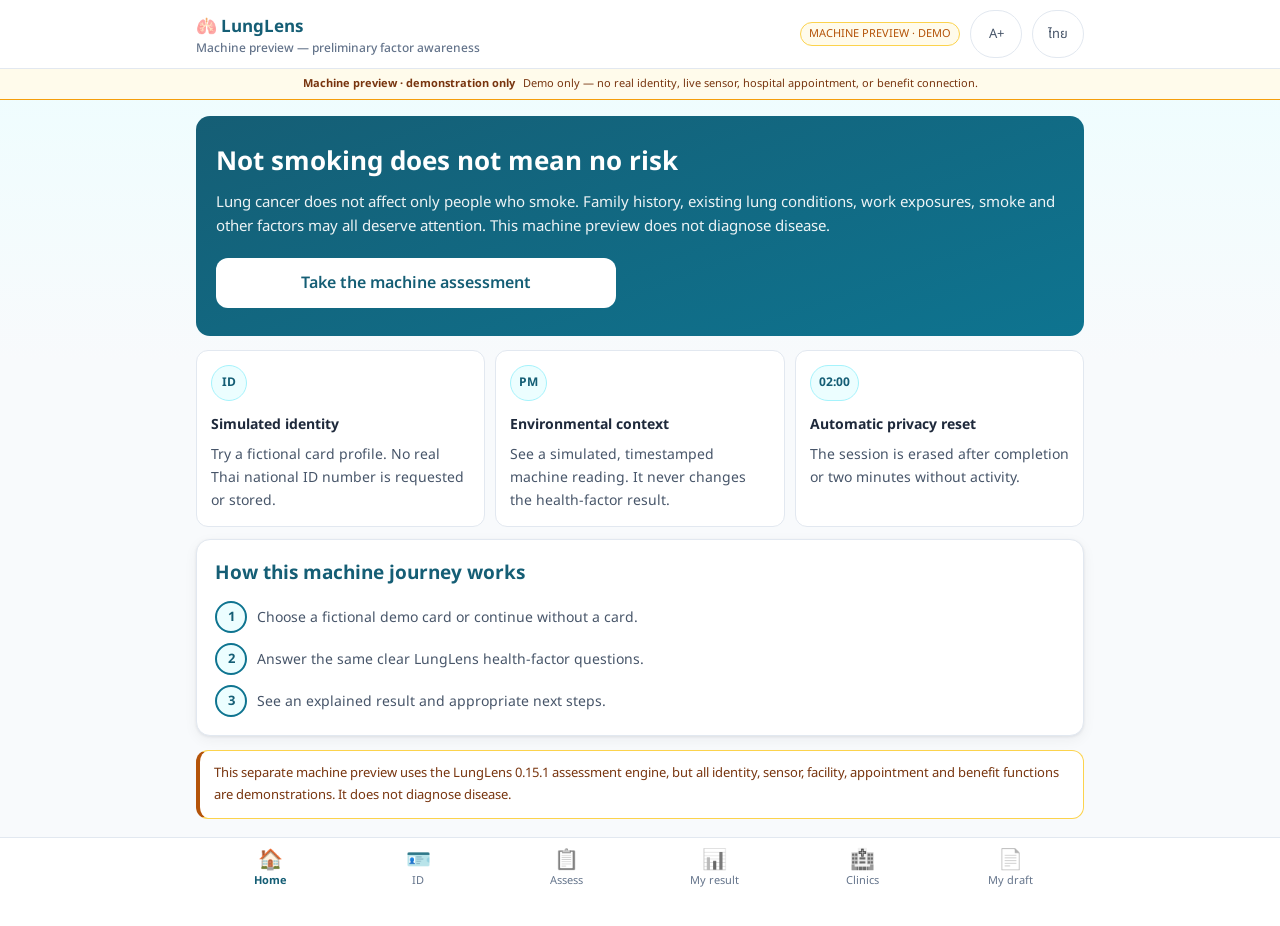
<file: machinever/index.html>
<!doctype html>
<html lang="en">
<head>
  <meta charset="utf-8">
  <meta name="viewport" content="width=device-width, initial-scale=1, viewport-fit=cover">
  <meta name="theme-color" content="#0b5563">
  <meta name="robots" content="noindex, nofollow">
  <meta name="description" content="A bilingual demonstration of a shared-machine LungLens journey. No real identity, hospital booking, or government benefit is connected.">
  <title>LungLens Machine Preview</title>
  <link rel="preconnect" href="https://fonts.googleapis.com">
  <link href="https://fonts.googleapis.com/css2?family=Noto+Sans+Thai:wght@400;500;600;700&display=swap" rel="stylesheet">
  <link rel="stylesheet" href="../css/styles.css?v=0.15.1">
  <link rel="stylesheet" href="styles.css?v=0.1.3">
</head>
<body>
  <a class="skip-link" href="#machine-main">Skip to main content</a>

  <header class="app">
    <a class="logo machine-logo" href="#welcome" aria-label="LungLens Machine Preview home">
      🫁 LungLens
      <small id="brand-subtitle">Machine preview — preliminary factor awareness</small>
    </a>
    <div class="spacer"></div>
    <span id="machine-demo-badge" class="demo-badge">MACHINE PREVIEW · DEMO</span>
    <button id="text-toggle" class="lang-btn" type="button" aria-pressed="false" aria-label="Change text size">A+</button>
    <button id="language-toggle" class="lang-btn" type="button" aria-label="เปลี่ยนเป็นภาษาไทย">ไทย</button>
  </header>

  <div id="prototype-strip" class="connection-status machine-status" role="status">
    <div>
      <strong>Public demonstration</strong>
      <span>No real ID card, live sensor, hospital booking, or government benefit is connected.</span>
    </div>
  </div>

  <main id="machine-main" tabindex="-1"></main>

  <nav class="bottom" aria-label="Machine preview navigation">
    <a href="#welcome" data-nav="welcome"><span class="ic">🏠</span><span data-nav-label="home">Home</span></a>
    <a href="#identity" data-nav="identity"><span class="ic">🪪</span><span data-nav-label="identity">ID</span></a>
    <a href="#assessment" data-nav="assessment"><span class="ic">📋</span><span data-nav-label="assess">Assess</span></a>
    <a href="#result" data-nav="result"><span class="ic">📊</span><span data-nav-label="result">My result</span></a>
    <a href="#facilities" data-nav="facilities"><span class="ic">🏥</span><span data-nav-label="clinics">Clinics</span></a>
    <a href="#draft" data-nav="draft"><span class="ic">📄</span><span data-nav-label="draft">My draft</span></a>
  </nav>

  <div id="toast" class="toast" role="status" aria-live="polite" hidden></div>

  <div id="timeout-modal" class="modal-backdrop" hidden>
    <section class="timeout-dialog" role="alertdialog" aria-modal="true" aria-labelledby="timeout-title" aria-describedby="timeout-description">
      <div class="timer-ring" aria-hidden="true"><span id="timeout-seconds">30</span></div>
      <h2 id="timeout-title">Still using this machine?</h2>
      <p id="timeout-description">For privacy, this session will be erased from this shared machine unless you continue.</p>
      <button id="continue-session" class="btn btn-primary" type="button">Continue session</button>
      <button id="end-session-now" class="btn btn-ghost" type="button">Erase now</button>
    </section>
  </div>

  <script defer src="../js/data.js?v=0.15.1"></script>
  <script defer src="../js/engine.js?v=0.15.1"></script>
  <script defer src="../js/validation.js?v=0.15.1"></script>
  <script defer src="../js/i18n.js?v=0.15.1"></script>
  <script defer src="model.js?v=0.1.3"></script>
  <script defer src="app.js?v=0.1.3"></script>
</body>
</html>
</file>
<file: css/styles.css>
/* LungLens / รู้ทันปอด — prototype styles (mobile-first) */
:root {
  --brand: #0e7490;          /* teal — trust */
  --brand-deep: #155e75;
  --brand-soft: #ecfeff;
  --ok: #15803d;             /* soft green — completed */
  --ok-soft: #f0fdf4;
  --warn: #b45309;           /* amber — attention */
  --warn-soft: #fffbeb;
  --urgent: #b91c1c;         /* red — urgent symptom pathway ONLY */
  --urgent-soft: #fef2f2;
  --ink: #1e293b;
  --ink-2: #475569;
  --ink-3: #94a3b8;
  --bg: #f8fafc;
  --card: #ffffff;
  --line: #e2e8f0;
  --radius: 14px;
  --shadow: 0 1px 3px rgba(15,23,42,.08), 0 4px 14px rgba(15,23,42,.05);
  --font: "Noto Sans Thai", "IBM Plex Sans Thai", "Leelawadee UI", "Segoe UI", system-ui, sans-serif;
}
* { box-sizing: border-box; margin: 0; padding: 0; }
html { -webkit-text-size-adjust: 100%; }
body {
  font-family: var(--font);
  background: var(--bg); color: var(--ink);
  font-size: 16px; line-height: 1.65;
  padding-bottom: 76px; /* bottom nav */
}
.skip-link {
  position: fixed; left: 12px; top: 8px; z-index: 200;
  transform: translateY(-150%);
  background: var(--ink); color: #fff; border-radius: 8px;
  padding: 10px 14px; font-weight: 700; text-decoration: none;
}
.skip-link:focus { transform: translateY(0); }
:focus-visible { outline: 3px solid #f59e0b; outline-offset: 3px; }
#view:focus { outline: none; }
@media (prefers-reduced-motion: reduce) {
  *, *::before, *::after { animation: none !important; transition: none !important; }
}

/* ---------- big-text mode (ก+) — easy reading for all ages ---------- */
body.big { font-size: 19px; }
body.big .btn { font-size: 19px; min-height: 58px; }
body.big .btn-sm { font-size: 17px; min-height: 48px; }
body.big .opt { font-size: 18px; min-height: 58px; padding: 15px 16px; }
body.big .q-title { font-size: 23px; }
body.big .card h2 { font-size: 22px; }
body.big .hero h1 { font-size: 30px; }
body.big .hero p, body.big .muted { font-size: 17px; }
body.big .q-note, body.big .tiny { font-size: 15px; }
body.big .factor h4 { font-size: 18px; }
body.big .fac h4 { font-size: 18px; }
body.big nav.bottom a { font-size: 13px; }
body.big nav.bottom a .ic { font-size: 24px; }
body.big .field input, body.big .field select, body.big .field textarea { font-size: 18px; min-height: 52px; }
body.big .progress-txt { font-size: 15px; }
body.big .chip { font-size: 14px; padding: 4px 12px; }

/* ---------- header ---------- */
header.app {
  position: sticky; top: 0; z-index: 30;
  background: var(--card); border-bottom: 1px solid var(--line);
  display: flex; align-items: center; gap: 10px;
  padding: 10px 16px;
}
header.app .logo { font-weight: 700; color: var(--brand-deep); font-size: 17px; }
header.app .logo small { font-weight: 500; color: var(--ink-3); font-size: 12px; display: block; line-height: 1.2; }
header.app .spacer { flex: 1; }
.lang-btn, .icon-btn {
  border: 1px solid var(--line); background: var(--card); color: var(--ink-2);
  border-radius: 999px; padding: 5px 12px; font-size: 13px; font-family: var(--font);
  cursor: pointer; min-height: 32px;
}
.demo-badge {
  background: var(--warn-soft); color: var(--warn); border: 1px solid #fcd34d;
  font-size: 11px; padding: 2px 8px; border-radius: 999px; white-space: nowrap;
}
@media (max-width: 420px) {
  header.app {
    display: grid; grid-template-columns: minmax(0, 1fr) auto auto;
    gap: 4px 6px; padding: 8px 12px;
  }
  header.app .logo { grid-column: 1; grid-row: 1 / span 2; align-self: center; min-width: 0; }
  header.app .logo small { display: none; }
  header.app .spacer { display: none; }
  header.app .demo-badge { grid-column: 2 / 4; grid-row: 2; justify-self: end; font-size: 9px; }
  header.app #sizeBtn { grid-column: 2; grid-row: 1; }
  header.app #langBtn { grid-column: 3; grid-row: 1; }
}
.connection-status {
  align-items: center; background: var(--warn-soft); border-bottom: 1px solid #f59e0b;
  color: #78350f; display: flex; gap: 12px; justify-content: space-between;
  margin: 0 auto; max-width: 100%; padding: 9px 16px;
}
.connection-status[hidden] { display: none; }
.connection-status div { display: flex; flex-direction: column; min-width: 0; }
.connection-status span { font-size: 13px; }
.connection-status .btn { flex: 0 0 auto; width: auto; }
@media (max-width: 480px) {
  .connection-status { align-items: stretch; flex-direction: column; }
  .connection-status .btn { width: 100%; }
}

/* ---------- layout ---------- */
main { max-width: 640px; margin: 0 auto; padding: 16px; }
.card {
  background: var(--card); border: 1px solid var(--line); border-radius: var(--radius);
  box-shadow: var(--shadow); padding: 18px; margin-bottom: 14px;
}
.card h2 { font-size: 19px; margin-bottom: 8px; color: var(--brand-deep); }
.card h3 { font-size: 16px; margin: 12px 0 6px; }
.muted { color: var(--ink-2); font-size: 14px; }
.tiny { color: var(--ink-3); font-size: 12px; }
.center { text-align: center; }
.mt { margin-top: 12px; }
.row { display: flex; gap: 10px; flex-wrap: wrap; }
.row > * { flex: 1; min-width: 130px; }

/* ---------- buttons ---------- */
.btn {
  display: inline-flex; align-items: center; justify-content: center; gap: 8px;
  width: 100%; min-height: 48px; padding: 12px 18px;
  border-radius: 12px; border: 1px solid transparent;
  font-family: var(--font); font-size: 16px; font-weight: 600; cursor: pointer;
  text-decoration: none; text-align: center; color: var(--ink);
  transition: filter .15s;
}
.btn:active { filter: brightness(.95); }
.btn-primary { background: var(--brand); color: #fff; }
.btn-secondary { background: var(--brand-soft); color: var(--brand-deep); border-color: #a5f3fc; }
.btn-ghost { background: transparent; border-color: var(--line); color: var(--ink-2); }
.btn-urgent { background: var(--urgent); color: #fff; }
.btn-sm { min-height: 38px; padding: 7px 14px; font-size: 14px; width: auto; }
.btn[disabled] { opacity: .5; cursor: not-allowed; }

/* ---------- landing ---------- */
.hero {
  background: linear-gradient(160deg, var(--brand-deep), var(--brand));
  color: #fff; border-radius: var(--radius); padding: 28px 20px; margin-bottom: 14px;
}
.hero h1 { font-size: 26px; line-height: 1.4; margin-bottom: 10px; }
.hero p { font-size: 15px; opacity: .92; margin-bottom: 18px; }
.hero .btn-primary { background: #fff; color: var(--brand-deep); }
.hero .btn-ghost { border-color: rgba(255,255,255,.5); color: #fff; margin-top: 8px; }
.benefits { display: grid; grid-template-columns: 1fr; gap: 10px; }
@media (min-width: 480px) { .benefits { grid-template-columns: repeat(3, 1fr); } }
.benefit { background: var(--card); border: 1px solid var(--line); border-radius: 12px; padding: 14px; font-size: 14px; }
.benefit .em { font-size: 22px; display: block; margin-bottom: 6px; }
.storyboard-trigger {
  align-items: center; aspect-ratio: 16 / 9; background: var(--ink); border: 0;
  border-radius: 10px; color: #fff; cursor: pointer; display: flex;
  justify-content: center; width: 100%;
}
.storyboard-trigger span { font-size: 40px; }
.edu-article-card { color: inherit; display: block; text-decoration: none; }
.edu-article-card:hover { border-color: var(--brand); }
.disclaimer {
  background: var(--warn-soft); border: 1px solid #fde68a; border-radius: 12px;
  padding: 12px 14px; font-size: 13px; color: #78350f; margin-top: 14px;
}

/* ---------- assessment ---------- */
.progress-wrap { margin-bottom: 14px; }
.progress-txt { font-size: 13px; color: var(--ink-2); margin-bottom: 6px; display: flex; justify-content: space-between; }
.progress-remaining { color: var(--ink-3); font-size: 12px; margin-bottom: 5px; }
.progress-bar { height: 8px; background: var(--line); border-radius: 999px; overflow: hidden; }
.progress-bar > div { height: 100%; background: var(--brand); border-radius: 999px; transition: width .25s; }
.section-tag { display: inline-block; background: var(--brand-soft); color: var(--brand-deep); font-size: 12px; padding: 2px 10px; border-radius: 999px; margin-bottom: 8px; }
.q-title { font-size: 19px; font-weight: 700; margin-bottom: 6px; }
.q-note { font-size: 13px; color: var(--ink-2); background: var(--bg); border-radius: 10px; padding: 8px 12px; margin-bottom: 10px; }
.opts { display: flex; flex-direction: column; gap: 8px; margin-top: 10px; }
.opt {
  display: flex; align-items: center; gap: 10px;
  border: 1.5px solid var(--line); border-radius: 12px; background: var(--card);
  padding: 12px 14px; font-size: 15px; cursor: pointer; min-height: 48px;
  font-family: var(--font); text-align: left; width: 100%;
}
.opt.sel { border-color: var(--brand); background: var(--brand-soft); font-weight: 600; }
.opt input { accent-color: var(--brand); width: 18px; height: 18px; flex: none; }
.why-btn { background: none; border: none; color: var(--brand); font-size: 13px; font-family: var(--font); cursor: pointer; padding: 6px 0; text-decoration: underline; }
.field { margin-bottom: 12px; }
.field label { display: block; font-size: 14px; font-weight: 600; margin-bottom: 6px; }
.field input[type=number], .field input[type=text], .field select, .field textarea {
  width: 100%; min-height: 46px; padding: 10px 12px; font-size: 16px; font-family: var(--font);
  border: 1.5px solid var(--line); border-radius: 10px; background: var(--card); color: var(--ink);
}
.assess-nav { display: flex; gap: 10px; margin-top: 16px; }
.assess-nav .btn { flex: 1; }
.review-list { display: flex; flex-direction: column; gap: 10px; margin-bottom: 14px; }
.review-item {
  display: flex; align-items: flex-start; gap: 14px; justify-content: space-between;
  background: var(--card); border: 1px solid var(--line); border-radius: 12px;
  padding: 14px; box-shadow: var(--shadow);
}
.review-item > div { min-width: 0; }
.review-item h3 { color: var(--brand-deep); font-size: 15px; margin-bottom: 4px; }
.review-item p { color: var(--ink-2); font-size: 14px; overflow-wrap: anywhere; }
.review-item .btn { flex: 0 0 auto; }
@media (max-width: 390px) {
  .review-item { flex-direction: column; }
  .review-item .btn { width: 100%; }
}

/* ---------- result bands ---------- */
.band { border-radius: var(--radius); padding: 18px; margin-bottom: 14px; border: 1px solid; }
.band h2 { font-size: 19px; margin-bottom: 6px; }
.band-green  { background: var(--ok-soft); border-color: #bbf7d0; color: #14532d; }
.band-amber  { background: var(--warn-soft); border-color: #fde68a; color: #78350f; }
.band-blue   { background: var(--brand-soft); border-color: #a5f3fc; color: var(--brand-deep); }
.band-gray   { background: var(--bg); border-color: var(--line); color: var(--ink-2); }
.band-urgent { background: var(--urgent-soft); border-color: #fecaca; color: #7f1d1d; }
.factor {
  border: 1px solid var(--line); border-left: 4px solid var(--warn); border-radius: 10px;
  padding: 12px 14px; margin-bottom: 10px; background: var(--card);
  display: block; width: 100%; text-align: left; color: inherit;
  font: inherit; cursor: pointer;
}
.factor h4 { font-size: 15px; margin-bottom: 4px; }
.factor .ev { display: inline-block; font-size: 11px; background: var(--bg); border: 1px solid var(--line); color: var(--ink-2); border-radius: 999px; padding: 1px 8px; margin-top: 6px; }

/* ---------- lists / facility ---------- */
.fac { border: 1px solid var(--line); border-radius: 12px; padding: 14px; margin-bottom: 10px; background: var(--card); }
.fac h4 { font-size: 15px; color: var(--brand-deep); }
.chips { display: flex; flex-wrap: wrap; gap: 6px; margin: 8px 0; }
.chip { font-size: 12px; background: var(--bg); border: 1px solid var(--line); border-radius: 999px; padding: 2px 10px; color: var(--ink-2); }
.chip.on { background: var(--brand-soft); border-color: var(--brand); color: var(--brand-deep); }

/* ---------- education ---------- */
.edu-grid { display: grid; grid-template-columns: 1fr 1fr; gap: 10px; }
.edu-cat { border: 1px solid var(--line); border-radius: 12px; background: var(--card); padding: 12px; font-size: 13.5px; cursor: pointer; font-family: var(--font); text-align: left; line-height: 1.45; }
.edu-cat:active { background: var(--brand-soft); }
.myth { border-radius: 10px; overflow: hidden; border: 1px solid var(--line); margin: 12px 0; font-size: 14px; }
.myth .m { background: var(--urgent-soft); padding: 10px 14px; }
.myth .f { background: var(--ok-soft); padding: 10px 14px; }
.article-sources {
  background: var(--bg); border: 1px solid var(--line); border-radius: 10px;
  color: var(--ink-2); font-size: 13px; padding: 12px 14px;
}
.article-sources ul { margin: 6px 0 0 20px; }
.article-sources a { color: var(--brand-deep); overflow-wrap: anywhere; }
.edu-article-card[hidden] { display: none; }
.plain-list { margin: 8px 0 12px 22px; }
.plain-list li { margin-bottom: 7px; }
code {
  background: var(--bg); border: 1px solid var(--line); border-radius: 5px;
  font-family: ui-monospace, SFMono-Regular, Consolas, monospace; font-size: .9em;
  padding: 1px 5px;
}

/* ---------- assessment validation ---------- */
.assessment-error {
  align-items: flex-start; background: var(--warn-soft); border: 1px solid #d97706;
  border-left: 5px solid #d97706; border-radius: 10px; color: var(--ink);
  display: flex; flex-direction: column; gap: 2px; margin: 12px 0; padding: 11px 13px;
}
.assessment-error[hidden] { display: none !important; }
.assessment-error:focus { outline: 3px solid var(--focus); outline-offset: 2px; }
.assessment-error span { color: var(--ink-2); font-size: 14px; }
.field-invalid input, .field-invalid select, .field-invalid .chips {
  border-color: #b45309; box-shadow: 0 0 0 2px rgba(217, 119, 6, .18);
}
.field-help { color: var(--ink-2); font-size: 12px; margin-top: 5px; }

/* ---------- result clarity ---------- */
.result-overview { display: grid; gap: 10px; }
.result-overview section {
  align-items: flex-start; background: var(--bg); border: 1px solid var(--line);
  border-radius: 10px; display: grid; gap: 10px; grid-template-columns: 30px 1fr;
  padding: 12px;
}
.result-overview section > span {
  align-items: center; background: var(--brand); border-radius: 50%; color: #fff;
  display: flex; font-size: 13px; font-weight: 700; height: 28px; justify-content: center;
  width: 28px;
}
.result-overview h3 { color: var(--brand-deep); font-size: 15px; margin: 2px 0 5px; }
.result-overview p { font-size: 13.5px; margin: 2px 0; }
.result-limitations summary { color: var(--brand-deep); cursor: pointer; }
.result-limitations summary::marker { color: var(--brand); }

/* ---------- live air quality ---------- */
.air-compact {
  background: var(--brand-soft); border: 1px solid #a5f3fc; border-radius: 10px;
  color: var(--brand-deep); font-size: 13px; margin: 12px 0; padding: 10px 12px;
}
.air-compact a { color: var(--brand-deep); font-weight: 700; }
.air-location-control { display: flex; flex-wrap: wrap; gap: 8px; }
.air-location-control .btn { flex: 1 1 180px; }
.air-summary, .air-reading {
  display: grid; grid-template-columns: repeat(3, minmax(0, 1fr)); gap: 8px; margin-top: 10px;
}
.air-summary > div, .air-reading > div {
  background: var(--bg); border: 1px solid var(--line); border-radius: 10px;
  min-width: 0; padding: 10px; text-align: center;
}
.air-summary b, .air-reading b { display: block; color: var(--brand-deep); font-size: 19px; line-height: 1.3; }
.air-summary span, .air-reading span, .air-reading small {
  color: var(--ink-2); display: block; font-size: 11px; overflow-wrap: anywhere;
}
.air-guidance {
  border: 1px solid var(--line); border-left: 5px solid var(--brand);
  border-radius: 10px; margin-top: 12px; padding: 12px 14px;
}
.air-guidance p { color: var(--ink-2); font-size: 13px; margin-top: 3px; }
.air-very_good, .air-good, .air-model_good { background: var(--ok-soft); border-left-color: var(--ok); }
.air-moderate, .air-model_moderate, .air-model_sensitive {
  background: var(--warn-soft); border-left-color: #d97706;
}
.air-starting_impact, .air-model_unhealthy {
  background: #fff7ed; border-left-color: #c2410c;
}
.air-health_impact, .air-model_very_unhealthy, .air-model_hazardous {
  background: #faf5ff; border-left-color: #7e22ce;
}
.air-stale { background: var(--warn-soft); border-color: #f59e0b; }
.model-badge {
  background: var(--bg); border: 1px solid var(--line); border-radius: 999px;
  color: var(--ink-2); display: inline-block; font-size: 10px; font-weight: 600;
  margin-left: 5px; padding: 1px 7px; vertical-align: middle;
}
.station-badge {
  background: var(--brand-soft); border: 1px solid #67e8f9; border-radius: 999px;
  color: var(--brand-deep); display: inline-block; font-size: 10px; font-weight: 700;
  margin-left: 5px; padding: 1px 7px; vertical-align: middle;
}
.air-forecast-chart {
  background: linear-gradient(180deg, var(--brand-soft), #fff); border: 1px solid var(--line);
  border-radius: 10px; display: block; height: auto; margin-top: 10px;
  max-height: 220px; overflow: visible; width: 100%;
}
.air-history-chart { background: linear-gradient(180deg, #ecfeff, #fff); }
.air-forecast-chart text {
  fill: var(--ink-2); font-family: var(--font); font-size: 11px;
}
.chart-axis { stroke: var(--ink-3); stroke-width: 1; }
.chart-grid { stroke: var(--line); stroke-dasharray: 5 5; stroke-width: 1; }
.chart-line { fill: none; stroke: var(--brand); stroke-linecap: round; stroke-linejoin: round; stroke-width: 4; }
.chart-point { fill: var(--card); stroke: var(--brand-deep); stroke-width: 2; }
.chart-line-history { stroke: #0891b2; }
.chart-point-history { stroke: #0e7490; }
.air-history-stale {
  background: var(--warn-soft); border: 1px solid #f59e0b; border-radius: 8px;
  color: var(--ink-2); font-size: 13px; margin: 8px 0; padding: 8px 10px;
}
.air-forecast-stats { display: flex; flex-wrap: wrap; gap: 8px 16px; margin-top: 8px; }
.air-forecast-stats span { color: var(--ink-2); font-size: 12px; }
.article-forecast {
  background: var(--bg); border: 1px solid var(--line); border-radius: 10px;
  padding: 12px 14px;
}
.article-forecast h3 { color: var(--brand-deep); margin-top: 0; }
@media (max-width: 390px) {
  .air-summary, .air-reading { grid-template-columns: 1fr; }
  .air-summary > div, .air-reading > div { text-align: left; }
  .air-forecast-chart { min-height: 150px; }
  .air-location-control .btn { width: 100%; }
}

/* ---------- timeline ---------- */
.timeline { list-style: none; margin: 10px 0; }
.timeline li { position: relative; padding: 0 0 18px 26px; font-size: 14px; }
.timeline li::before {
  content: ""; position: absolute; left: 6px; top: 5px; width: 10px; height: 10px;
  border-radius: 50%; background: var(--line);
}
.timeline li.done::before { background: var(--ok); }
.timeline li.now::before { background: var(--brand); box-shadow: 0 0 0 4px var(--brand-soft); }
.timeline li:not(:last-child)::after {
  content: ""; position: absolute; left: 10px; top: 17px; bottom: 0; width: 2px; background: var(--line);
}

/* ---------- provider ---------- */
.table-wrap { overflow-x: auto; }
table.data { width: 100%; border-collapse: collapse; font-size: 13px; min-width: 640px; }
table.data th, table.data td { padding: 8px 10px; border-bottom: 1px solid var(--line); text-align: left; vertical-align: top; }
table.data th { color: var(--ink-2); font-weight: 600; background: var(--bg); position: sticky; top: 0; }
table.data tr { cursor: pointer; }
table.data tr:hover td { background: var(--brand-soft); }
.badge { display: inline-block; font-size: 11px; border-radius: 999px; padding: 2px 9px; white-space: nowrap; }
.badge.review { background: var(--brand-soft); color: var(--brand-deep); }
.badge.attention { background: var(--warn-soft); color: var(--warn); }
.badge.none { background: var(--ok-soft); color: var(--ok); }
.badge.incomplete { background: var(--bg); color: var(--ink-3); }
.badge.urgent { background: var(--urgent-soft); color: var(--urgent); }
.funnel-row { display: flex; align-items: center; gap: 10px; margin-bottom: 7px; font-size: 13px; }
.funnel-row .lbl { width: 46%; color: var(--ink-2); }
.funnel-row .bar { flex: 1; height: 16px; background: var(--line); border-radius: 6px; overflow: hidden; }
.funnel-row .bar > div { height: 100%; background: var(--brand); }
.funnel-row .n { width: 44px; text-align: right; font-weight: 600; }

/* ---------- bottom nav ---------- */
nav.bottom {
  position: fixed; bottom: 0; left: 0; right: 0; z-index: 30;
  background: var(--card); border-top: 1px solid var(--line);
  display: flex; justify-content: space-around;
  padding: 6px 4px calc(6px + env(safe-area-inset-bottom));
}
nav.bottom a {
  flex: 1; text-align: center; text-decoration: none; color: var(--ink-3);
  font-size: 11px; padding: 4px 2px; border-radius: 10px;
}
nav.bottom a .ic { display: block; font-size: 20px; line-height: 1.2; }
nav.bottom a.active { color: var(--brand-deep); font-weight: 700; }

/* ---------- modal / toast / splash ---------- */
.modal-back {
  position: fixed; inset: 0; background: rgba(15,23,42,.45); z-index: 60;
  display: flex; align-items: flex-end; justify-content: center;
}
@media (min-width: 480px) { .modal-back { align-items: center; } }
.modal {
  background: var(--card); border-radius: 18px 18px 0 0; max-width: 560px; width: 100%;
  max-height: 85vh; overflow-y: auto; padding: 20px;
}
@media (min-width: 480px) { .modal { border-radius: 18px; } }
.modal h3 { color: var(--brand-deep); margin-bottom: 8px; font-size: 17px; }
.toast {
  position: fixed; left: 50%; bottom: 92px; transform: translateX(-50%);
  background: var(--ink); color: #fff; font-size: 14px; padding: 10px 18px;
  border-radius: 999px; z-index: 70; box-shadow: var(--shadow); max-width: 90vw; text-align: center;
}
#splash {
  position: fixed; inset: 0; z-index: 100; background: linear-gradient(160deg, var(--brand-deep), var(--brand));
  color: #fff; display: flex; flex-direction: column; align-items: center; justify-content: center; gap: 14px;
}
#splash .lung { font-size: 52px; }
.spin { width: 26px; height: 26px; border: 3px solid rgba(255,255,255,.3); border-top-color: #fff; border-radius: 50%; animation: sp 1s linear infinite; }
@keyframes sp { to { transform: rotate(360deg); } }

/* ---------- demo story ---------- */
.story { min-height: 70vh; display: flex; flex-direction: column; justify-content: center; }
.story h1 { font-size: 28px; color: var(--brand-deep); margin-bottom: 12px; line-height: 1.4; }
.story .n { font-size: 13px; color: var(--ink-3); margin-bottom: 8px; }
details { border: 1px solid var(--line); border-radius: 10px; padding: 10px 14px; margin-bottom: 8px; background: var(--card); }
details summary { cursor: pointer; font-weight: 600; font-size: 14.5px; }
details[open] summary { margin-bottom: 6px; }
.share-card {
  background: linear-gradient(160deg, var(--brand-deep), var(--brand)); color: #fff;
  border-radius: 14px; padding: 22px; text-align: center; margin: 12px 0;
}
.share-card .big { font-size: 18px; font-weight: 700; margin-bottom: 8px; }

/* ---------- appointment-request draft ---------- */
.check-row {
  display: flex; align-items: flex-start; gap: 10px; padding: 12px;
  border: 1px solid var(--line); border-radius: 12px; background: var(--bg);
}
.check-row input { width: 20px; height: 20px; flex: 0 0 auto; margin-top: 2px; }
.summary-list { margin: 12px 0; }
.summary-list > div {
  display: grid; grid-template-columns: minmax(120px, 38%) 1fr; gap: 12px;
  padding: 9px 0; border-bottom: 1px solid var(--line);
}
.summary-list dt { color: var(--ink-2); font-weight: 600; }
.summary-list dd { margin: 0; overflow-wrap: anywhere; }
.appointment-draft-banner {
  display: flex; flex-direction: column; gap: 3px; padding: 12px;
  border: 2px solid var(--warn); border-radius: 10px; color: var(--warn);
  background: var(--warn-soft); margin-bottom: 18px; text-align: center;
}
.appointment-print-warning {
  margin-top: 18px; padding: 14px; border: 2px solid var(--warn);
  background: var(--warn-soft); color: #78350f; border-radius: 10px;
}
.appointment-factor-summary { margin-top: 16px; }

@media (max-width: 420px) {
  .summary-list > div { grid-template-columns: 1fr; gap: 3px; }
}

@media print {
  @page { size: A4; margin: 14mm; }
  body { background: #fff; padding: 0; color: #111; }
  header.app, nav.bottom, #connectionStatus, #splash, .no-print, .toast, .modal-back { display: none !important; }
  main { max-width: none; padding: 0; margin: 0; }
  main > :not(.appointment-print) { display: none !important; }
  .appointment-print {
    display: block !important; border: 0; box-shadow: none; margin: 0;
    padding: 30mm 0 34mm; color: #111; break-inside: auto;
  }
  .appointment-draft-banner {
    position: fixed; top: 0; left: 0; right: 0; min-height: 20mm;
    display: flex !important; justify-content: center; z-index: 2;
  }
  .appointment-print-warning {
    position: fixed; bottom: 0; left: 0; right: 0; min-height: 23mm;
    display: block !important; z-index: 2; font-size: 10pt;
  }
  .appointment-print .summary-list > div { break-inside: avoid; }
  .appointment-draft-banner, .appointment-print-warning {
    border-color: #7c2d12; color: #7c2d12; background: #fff;
  }
}
</file>
<file: machinever/styles.css>
/* Machine-only additions.
   The shared LungLens interface, typography, spacing, cards, controls and
   navigation come from ../css/styles.css (prototype 0.15.1). */

:root {
  /* Accessible slate for secondary labels: 4.76:1 against white. */
  --ink-3: #64748b;
  --machine-gutter: 16px;
  --machine-shell: 640px;
  --machine-frame-inset: max(
    var(--machine-gutter),
    calc((100% - var(--machine-shell)) / 2 + var(--machine-gutter))
  );
}

@media (min-width: 700px) {
  :root { --machine-shell: 700px; }
  body { background: linear-gradient(180deg, #ecfeff 0, var(--bg) 360px) fixed; }
}

@media (min-width: 960px) {
  :root { --machine-shell: 840px; }
}

@media (min-width: 1200px) {
  :root { --machine-shell: 920px; }
}

.machine-logo {
  color: var(--brand-deep);
  text-decoration: none;
}

header.app #text-toggle,
header.app #language-toggle {
  min-height: 48px;
  min-width: 52px;
  padding-inline: 14px;
}

/* Keep full-bleed chrome, but align its contents to the machine page shell. */
header.app,
nav.bottom,
.machine-status {
  padding-inline: var(--machine-frame-inset);
}

@media (max-width: 420px) {
  header.app .machine-logo {
    grid-column: 1;
    grid-row: 1 / span 2;
  }

  header.app #machine-demo-badge {
    grid-column: 2 / 4;
    grid-row: 2;
    justify-self: end;
  }

  header.app #text-toggle {
    grid-column: 2;
    grid-row: 1;
  }

  header.app #language-toggle {
    grid-column: 3;
    grid-row: 1;
  }
}

nav.bottom a[aria-disabled="true"] {
  color: var(--ink-3);
  cursor: not-allowed;
}

nav.bottom a[aria-disabled="true"] .ic {
  filter: grayscale(1);
}

.machine-status {
  justify-content: center;
  max-width: none;
  padding-block: 6px;
  text-align: center;
}

.machine-status > div {
  align-items: center;
  flex-direction: row;
  gap: 8px;
  justify-content: center;
}

.machine-status strong,
.machine-status span {
  display: inline;
  font-size: 11px;
}

#machine-main {
  max-width: var(--machine-shell);
  min-height: calc(100vh - 150px);
}

#machine-main:focus {
  outline: none;
}

.route-shell {
  animation: machine-route-in .18s ease-out;
}

@keyframes machine-route-in {
  from { opacity: .3; transform: translateY(4px); }
}

.route-shell > h1 {
  color: var(--brand-deep);
  font-size: 25px;
  line-height: 1.4;
  margin-bottom: 8px;
}

.lede {
  color: var(--ink-2);
  font-size: 15px;
  margin-bottom: 18px;
}

.small {
  color: var(--ink-2);
  font-size: 14px;
}

.micro {
  color: var(--ink-3);
  font-size: 12px;
}

.hero {
  padding: 28px 20px;
}

.hero .lede {
  color: #fff;
}

.hero .lede {
  opacity: .92;
}

.hero-actions,
.button-row {
  display: flex;
  flex-wrap: wrap;
  gap: 8px;
  margin-top: 16px;
}

.hero-actions .btn,
.button-row .btn {
  flex: 1 1 180px;
}

.hero-actions .btn {
  flex: 0 1 400px;
  max-width: 400px;
  min-width: min(240px, 100%);
  width: auto;
}

.identity-grid,
.facility-grid {
  display: grid;
  gap: 10px;
  margin-bottom: 14px;
}

.machine-benefits {
  /* Override the shared 480px breakpoint: long bilingual kiosk copy needs room. */
  grid-template-columns: 1fr;
}

@media (min-width: 700px) {
  .machine-benefits {
    grid-template-columns: repeat(3, minmax(0, 1fr));
  }
}

.identity-grid {
  grid-template-columns: repeat(2, minmax(0, 1fr));
}

.facility-grid {
  grid-template-columns: 1fr;
}

.feature-card {
  align-content: start;
  align-items: flex-start;
  display: flex;
  flex-direction: column;
  font-size: 14px;
  gap: 8px;
  margin-bottom: 0;
  padding: 14px;
}

.feature-card > b {
  line-height: 1.4;
  min-width: 0;
  text-wrap: balance;
}

.feature-card .muted {
  margin: 0;
}

.machine-feature-icon {
  align-items: center;
  background: var(--brand-soft);
  border: 1px solid #a5f3fc;
  border-radius: 999px;
  color: var(--brand-deep);
  display: inline-flex !important;
  font-size: 12px !important;
  font-weight: 700;
  justify-content: center;
  min-height: 36px;
  min-width: 36px;
  padding: 5px 8px;
}

.machine-journey ol {
  display: grid;
  gap: 10px;
  list-style: none;
  margin-top: 12px;
}

.machine-journey li {
  align-items: center;
  display: grid;
  gap: 10px;
  grid-template-columns: 32px 1fr;
}

.machine-journey li > span {
  align-items: center;
  background: var(--brand-soft);
  border: 2px solid var(--brand);
  border-radius: 50%;
  color: var(--brand-deep);
  display: inline-flex;
  font-size: 13px;
  font-weight: 700;
  height: 32px;
  justify-content: center;
  width: 32px;
}

.machine-journey p {
  color: var(--ink-2);
  font-size: 14px;
}

.machine-disclaimer {
  background: var(--card);
  border-color: #fcd34d;
  border-left: 4px solid var(--warn);
  margin-bottom: 14px;
  margin-top: 14px;
}

.machine-choice-list {
  margin-top: 14px;
}

.machine-choice {
  color: var(--ink);
  font: inherit;
}

.opt:has(input:checked) {
  background: var(--brand-soft);
  border-color: var(--brand);
  font-weight: 600;
}

.machine-choice > span:last-child {
  display: block;
  min-width: 0;
}

.machine-choice b,
.machine-choice small {
  display: block;
}

.machine-choice small {
  color: var(--ink-2);
  font-size: 13px;
  font-weight: 400;
  line-height: 1.5;
  margin-top: 2px;
}

.machine-choice-icon {
  align-items: center;
  background: var(--brand-soft);
  border: 1px solid #a5f3fc;
  border-radius: 8px;
  color: var(--brand-deep);
  display: inline-flex;
  flex: 0 0 38px;
  font-size: 12px;
  font-weight: 700;
  height: 38px;
  justify-content: center;
}

.choice-card {
  color: var(--ink);
  cursor: pointer;
  font-family: var(--font);
  margin-bottom: 0;
  position: relative;
  text-align: left;
  width: 100%;
}

.choice-card:hover,
.choice-card.selected,
.choice-card:has(input:checked) {
  background: var(--brand-soft);
  border-color: var(--brand);
}

.notice {
  background: var(--brand-soft);
  border: 1px solid #a5f3fc;
  border-left: 4px solid var(--brand);
  border-radius: 10px;
  color: var(--ink-2);
  font-size: 13px;
  margin: 12px 0;
  padding: 11px 13px;
}

.notice strong {
  color: var(--brand-deep);
  display: block;
  margin-bottom: 3px;
}

.notice.warning {
  background: var(--warn-soft);
  border-color: #fde68a;
  border-left-color: var(--warn);
  color: #78350f;
}

.notice.warning strong { color: #78350f; }

.notice.danger {
  background: var(--urgent-soft);
  border-color: #fecaca;
  border-left-color: var(--urgent);
  color: #7f1d1d;
}

.machine-privacy-note,
.machine-screening-note {
  margin-top: 14px;
}

.machine-emergency-note {
  background: #fff;
  color: #7f1d1d;
  margin-top: 14px;
}

.field-grid {
  display: grid;
  gap: 12px;
  grid-template-columns: repeat(2, minmax(0, 1fr));
  margin-top: 12px;
}

fieldset.field {
  border: 0;
  margin: 0;
  min-width: 0;
  padding: 0;
}

.field legend {
  font-size: 14px;
  font-weight: 600;
  margin-bottom: 6px;
}

.field input:not([type=checkbox]):not([type=radio]),
.field select,
.field textarea {
  background: var(--card);
  border: 1.5px solid var(--line);
  border-radius: 10px;
  color: var(--ink);
  font-family: var(--font);
  font-size: 16px;
  min-height: 46px;
  padding: 10px 12px;
  width: 100%;
}

.field textarea {
  min-height: 92px;
  resize: vertical;
}

.field-help {
  color: var(--ink-3);
  font-size: 12px;
}

.field-error {
  background: var(--warn-soft);
  border: 1px solid #d97706;
  border-left: 5px solid #d97706;
  border-radius: 10px;
  color: var(--ink);
  font-size: 14px;
  font-weight: 600;
  margin: 12px 0;
  padding: 11px 13px;
}

.consent-list {
  display: flex;
  flex-direction: column;
  gap: 8px;
  margin: 12px 0;
}

.consent-item {
  align-items: flex-start;
  background: var(--bg);
  border: 1px solid var(--line);
  border-radius: 12px;
  display: flex;
  font-size: 14px;
  gap: 10px;
  margin-top: 8px;
  padding: 12px;
}

.consent-item input {
  accent-color: var(--brand);
  flex: 0 0 auto;
  height: 20px;
  margin-top: 2px;
  width: 20px;
}

.sensor-panel {
  background: var(--brand-soft);
  border: 1px solid #a5f3fc;
  border-radius: 10px;
  color: var(--brand-deep);
  padding: 12px;
}

.sensor-header {
  display: flex;
  font-size: 13px;
  gap: 10px;
  justify-content: space-between;
}

.sensor-values {
  display: grid;
  gap: 8px;
  grid-template-columns: repeat(4, minmax(0, 1fr));
  margin-top: 10px;
}

.sensor-value {
  background: var(--card);
  border: 1px solid var(--line);
  border-radius: 10px;
  min-width: 0;
  padding: 9px;
  text-align: center;
}

.sensor-value span,
.sensor-value small {
  color: var(--ink-2);
  display: block;
  font-size: 11px;
}

.sensor-value strong {
  display: block;
  font-size: 18px;
}

.result-label {
  background: rgba(255,255,255,.72);
  border: 1px solid currentColor;
  border-radius: 999px;
  display: inline-block;
  font-size: 11px;
  font-weight: 700;
  padding: 2px 9px;
}

.factor-list {
  margin: 10px 0;
}

.machine-factor {
  cursor: default;
}

.factor-item {
  background: var(--card);
  border: 1px solid var(--line);
  border-left: 4px solid var(--warn);
  border-radius: 10px;
  margin-bottom: 10px;
  padding: 12px 14px;
}

.factor-item strong {
  display: block;
  font-size: 15px;
  margin-bottom: 4px;
}

.factor-item span {
  color: var(--ink-2);
  font-size: 13px;
}

.emergency-screen {
  background: var(--urgent-soft);
  border: 1px solid #fecaca;
  border-radius: var(--radius);
  color: #7f1d1d;
  margin-bottom: 14px;
  padding: 18px;
}

.emergency-screen h1 {
  font-size: 22px;
  line-height: 1.4;
  margin: 8px 0;
}

.emergency-screen .lede {
  color: #7f1d1d;
}

.emergency-badge {
  background: var(--urgent);
  border-radius: 999px;
  color: #fff;
  display: inline-block;
  font-size: 11px;
  font-weight: 700;
  padding: 3px 10px;
}

.facility-card {
  margin-bottom: 0;
}

.facility-meta {
  color: var(--ink-2);
  font-size: 13px;
  margin: 4px 0 8px;
}

.draft-warning {
  background: var(--warn-soft);
  border: 2px solid var(--warn);
  border-radius: 10px;
  color: #78350f;
  font-weight: 700;
  margin-bottom: 14px;
  padding: 12px;
  text-align: center;
}

.review-list {
  border: 1px solid var(--line);
  border-radius: 12px;
  display: block;
  margin: 12px 0;
  overflow: hidden;
}

.review-row {
  border-bottom: 1px solid var(--line);
  display: grid;
  gap: 12px;
  grid-template-columns: minmax(120px, 38%) 1fr;
  padding: 9px 12px;
}

.review-row:last-child { border-bottom: 0; }
.review-row dt { color: var(--ink-2); font-weight: 600; }
.review-row dd { margin: 0; overflow-wrap: anywhere; }

.toast {
  bottom: 92px;
}

.modal-backdrop {
  align-items: flex-end;
  background: rgba(15,23,42,.45);
  display: flex;
  inset: 0;
  justify-content: center;
  position: fixed;
  z-index: 60;
}

.modal-backdrop[hidden] { display: none; }

.timeout-dialog {
  background: var(--card);
  border-radius: 18px 18px 0 0;
  max-width: 560px;
  padding: 20px;
  text-align: center;
  width: 100%;
}

.timeout-dialog .btn + .btn {
  margin-top: 8px;
}

.timer-ring {
  align-items: center;
  border: 6px solid #f59e0b;
  border-radius: 50%;
  color: var(--warn);
  display: flex;
  font-size: 20px;
  font-weight: 700;
  height: 70px;
  justify-content: center;
  margin: 0 auto 12px;
  width: 70px;
}

.visually-hidden {
  border: 0 !important;
  clip: rect(0, 0, 0, 0) !important;
  height: 1px !important;
  margin: -1px !important;
  overflow: hidden !important;
  padding: 0 !important;
  position: absolute !important;
  white-space: nowrap !important;
  width: 1px !important;
}

body.big .section-tag,
body.big .result-label,
body.big .machine-status strong,
body.big .machine-status span {
  font-size: 15px;
}

body.big .feature-card,
body.big .machine-choice small,
body.big .machine-journey p,
body.big .notice,
body.big .consent-item,
body.big .facility-meta,
body.big .factor-item span,
body.big .review-row,
body.big .small,
body.big .micro,
body.big .field-help {
  font-size: 16px;
}

body.big .machine-feature-icon,
body.big .machine-choice-icon {
  font-size: 15px !important;
}

body.big header.app #text-toggle,
body.big header.app #language-toggle {
  font-size: 16px;
  min-height: 52px;
}

@media (max-width: 520px) {
  .machine-status {
    align-items: center;
    display: flex;
    padding-block: 5px;
  }

  .machine-status > div {
    display: block;
  }

  .machine-status strong {
    display: block;
  }

  .machine-status span {
    display: none;
  }

  .identity-grid,
  .field-grid {
    grid-template-columns: 1fr;
  }

  .sensor-values {
    grid-template-columns: repeat(2, minmax(0, 1fr));
  }

  .button-row .btn,
  .hero-actions .btn {
    flex-basis: 100%;
    max-width: none;
    width: 100%;
  }

  .review-row {
    gap: 3px;
    grid-template-columns: 1fr;
  }
}

@media (min-width: 480px) {
  .modal-backdrop { align-items: center; }
  .timeout-dialog { border-radius: 18px; }
}

@media print {
  @page { margin: 14mm; size: A4; }

  body {
    background: #fff;
    color: #111;
    padding: 0;
  }

  header.app,
  nav.bottom,
  .machine-status,
  .button-row,
  .no-print,
  .toast,
  .modal-backdrop {
    display: none !important;
  }

  #machine-main {
    margin: 0;
    max-width: none;
    padding: 0;
  }

  #machine-main > :not(.route-shell),
  .route-shell > :not(.print-page-warning) {
    display: none !important;
  }

  .print-page-warning {
    padding-top: 25mm;
  }

  .print-page-warning > .draft-warning {
    background: #fff;
    border-color: #7c2d12;
    color: #7c2d12;
    display: block;
    left: 0;
    margin: 0;
    min-height: 20mm;
    position: fixed;
    right: 0;
    top: 0;
    z-index: 2;
  }
}
</file>
